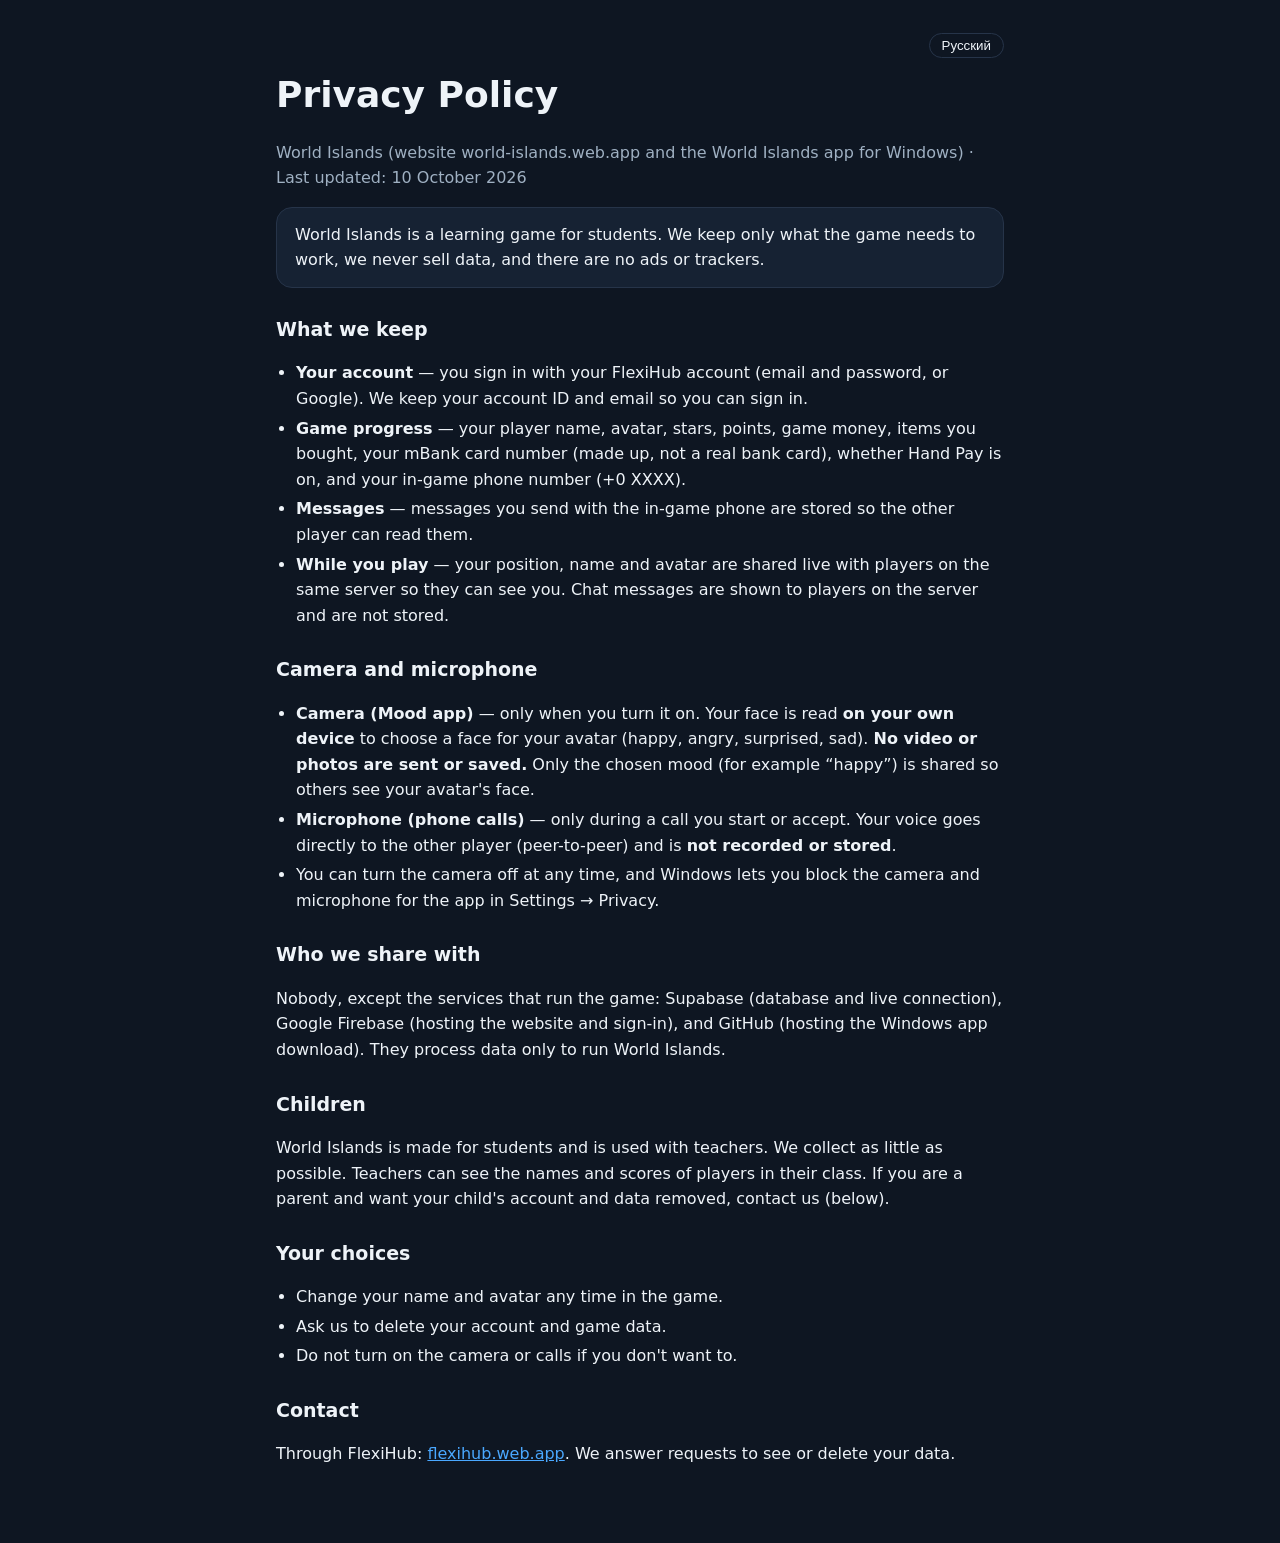
<file: public/privacy.html>
<!doctype html>
<html lang="en">
<head>
<meta charset="utf-8"><meta name="viewport" content="width=device-width, initial-scale=1">
<title>World Islands — Privacy Policy</title>
<meta name="description" content="How World Islands handles your information: what we keep, what never leaves your device, and your choices.">
<link rel="icon" href="/img/favicon.png">
<style>
:root { --bg: #0e1622; --ink: #eef3f8; --muted: #9fb0c2; --card: #162233; --line: #263449; --accent: #4aa8ff; }
* { box-sizing: border-box; } body { margin: 0; background: var(--bg); color: var(--ink); font-family: system-ui, 'Segoe UI', Roboto, sans-serif; line-height: 1.6; }
main { max-width: 760px; margin: 0 auto; padding: 32px 16px 60px; } h1 { font-size: clamp(26px, 5vw, 36px); margin: 8px 0 2px; } .muted { color: var(--muted); }
h2 { font-size: 19px; margin: 26px 0 6px; } ul { padding-left: 20px; } li { margin: 4px 0; } a { color: var(--accent); }
.card { background: var(--card); border: 1px solid var(--line); border-radius: 16px; padding: 14px 18px; margin-top: 16px; }
.lang { text-align: right; } .lang button { background: none; border: 1px solid var(--line); color: var(--ink); border-radius: 999px; padding: 4px 12px; cursor: pointer; }
[data-l=ru] { display: none; } body.ru [data-l=ru] { display: block; } body.ru [data-l=en] { display: none; }
</style>
</head>
<body>
<main>
<div class="lang"><button id="lang">Русский</button></div>

<section data-l="en">
<h1>Privacy Policy</h1>
<p class="muted">World Islands (website world-islands.web.app and the World Islands app for Windows) · Last updated: 10 October 2026</p>
<div class="card">World Islands is a learning game for students. We keep only what the game needs to work, we never sell data, and there are no ads or trackers.</div>
<h2>What we keep</h2>
<ul>
<li><b>Your account</b> — you sign in with your FlexiHub account (email and password, or Google). We keep your account ID and email so you can sign in.</li>
<li><b>Game progress</b> — your player name, avatar, stars, points, game money, items you bought, your mBank card number (made up, not a real bank card), whether Hand Pay is on, and your in-game phone number (+0 XXXX).</li>
<li><b>Messages</b> — messages you send with the in-game phone are stored so the other player can read them.</li>
<li><b>While you play</b> — your position, name and avatar are shared live with players on the same server so they can see you. Chat messages are shown to players on the server and are not stored.</li>
</ul>
<h2>Camera and microphone</h2>
<ul>
<li><b>Camera (Mood app)</b> — only when you turn it on. Your face is read <b>on your own device</b> to choose a face for your avatar (happy, angry, surprised, sad). <b>No video or photos are sent or saved.</b> Only the chosen mood (for example “happy”) is shared so others see your avatar's face.</li>
<li><b>Microphone (phone calls)</b> — only during a call you start or accept. Your voice goes directly to the other player (peer-to-peer) and is <b>not recorded or stored</b>.</li>
<li>You can turn the camera off at any time, and Windows lets you block the camera and microphone for the app in Settings → Privacy.</li>
</ul>
<h2>Who we share with</h2>
<p>Nobody, except the services that run the game: Supabase (database and live connection), Google Firebase (hosting the website and sign-in), and GitHub (hosting the Windows app download). They process data only to run World Islands.</p>
<h2>Children</h2>
<p>World Islands is made for students and is used with teachers. We collect as little as possible. Teachers can see the names and scores of players in their class. If you are a parent and want your child's account and data removed, contact us (below).</p>
<h2>Your choices</h2>
<ul><li>Change your name and avatar any time in the game.</li><li>Ask us to delete your account and game data.</li><li>Do not turn on the camera or calls if you don't want to.</li></ul>
<h2>Contact</h2>
<p>Through FlexiHub: <a href="https://flexihub.web.app/">flexihub.web.app</a>. We answer requests to see or delete your data.</p>
</section>

<section data-l="ru">
<h1>Политика конфиденциальности</h1>
<p class="muted">World Islands (сайт world-islands.web.app и приложение World Islands для Windows) · Обновлено: 10 октября 2026</p>
<div class="card">World Islands — обучающая игра для школьников. Мы храним только то, что нужно для игры, никогда не продаём данные, у нас нет рекламы и трекеров.</div>
<h2>Что мы храним</h2>
<ul>
<li><b>Аккаунт</b> — вход через аккаунт FlexiHub (почта и пароль или Google). Мы храним ID аккаунта и почту для входа.</li>
<li><b>Прогресс в игре</b> — имя, аватар, звёзды, очки, игровые деньги, купленные вещи, номер карты mBank (выдуманный, не настоящая карта), включена ли оплата рукой и игровой номер телефона (+0 XXXX).</li>
<li><b>Сообщения</b> — сообщения в игровом телефоне хранятся, чтобы другой игрок мог их прочитать.</li>
<li><b>Во время игры</b> — твоя позиция, имя и аватар видны игрокам на том же сервере. Сообщения чата видны игрокам и не сохраняются.</li>
</ul>
<h2>Камера и микрофон</h2>
<ul>
<li><b>Камера (Настроение)</b> — только когда ты её включаешь. Лицо распознаётся <b>на твоём устройстве</b>, чтобы выбрать лицо аватара. <b>Видео и фото никуда не отправляются и не сохраняются.</b> Другим передаётся только настроение (например, «радость»).</li>
<li><b>Микрофон (звонки)</b> — только во время звонка. Голос идёт напрямую другому игроку и <b>не записывается</b>.</li>
<li>Камеру можно выключить в любой момент, а в Windows можно запретить камеру и микрофон в Параметры → Конфиденциальность.</li>
</ul>
<h2>С кем мы делимся</h2>
<p>Ни с кем, кроме сервисов, на которых работает игра: Supabase (база данных и связь), Google Firebase (сайт и вход), GitHub (скачивание приложения для Windows).</p>
<h2>Дети</h2>
<p>World Islands создана для школьников и используется вместе с учителями. Мы собираем как можно меньше данных. Учителя видят имена и очки игроков своего класса. Родители могут попросить удалить аккаунт и данные ребёнка (контакты ниже).</p>
<h2>Твой выбор</h2>
<ul><li>Меняй имя и аватар в игре в любое время.</li><li>Попроси удалить аккаунт и данные.</li><li>Не включай камеру и звонки, если не хочешь.</li></ul>
<h2>Контакты</h2>
<p>Через FlexiHub: <a href="https://flexihub.web.app/">flexihub.web.app</a>. Мы отвечаем на просьбы показать или удалить данные.</p>
</section>
</main>
<script>
let ru = /^ru/i.test(navigator.language); const b = document.getElementById('lang');
const apply = () => { document.body.classList.toggle('ru', ru); b.textContent = ru ? 'English' : 'Русский'; document.documentElement.lang = ru ? 'ru' : 'en'; };
b.onclick = () => { ru = !ru; apply(); }; apply();
</script>
</body></html>
</file>
